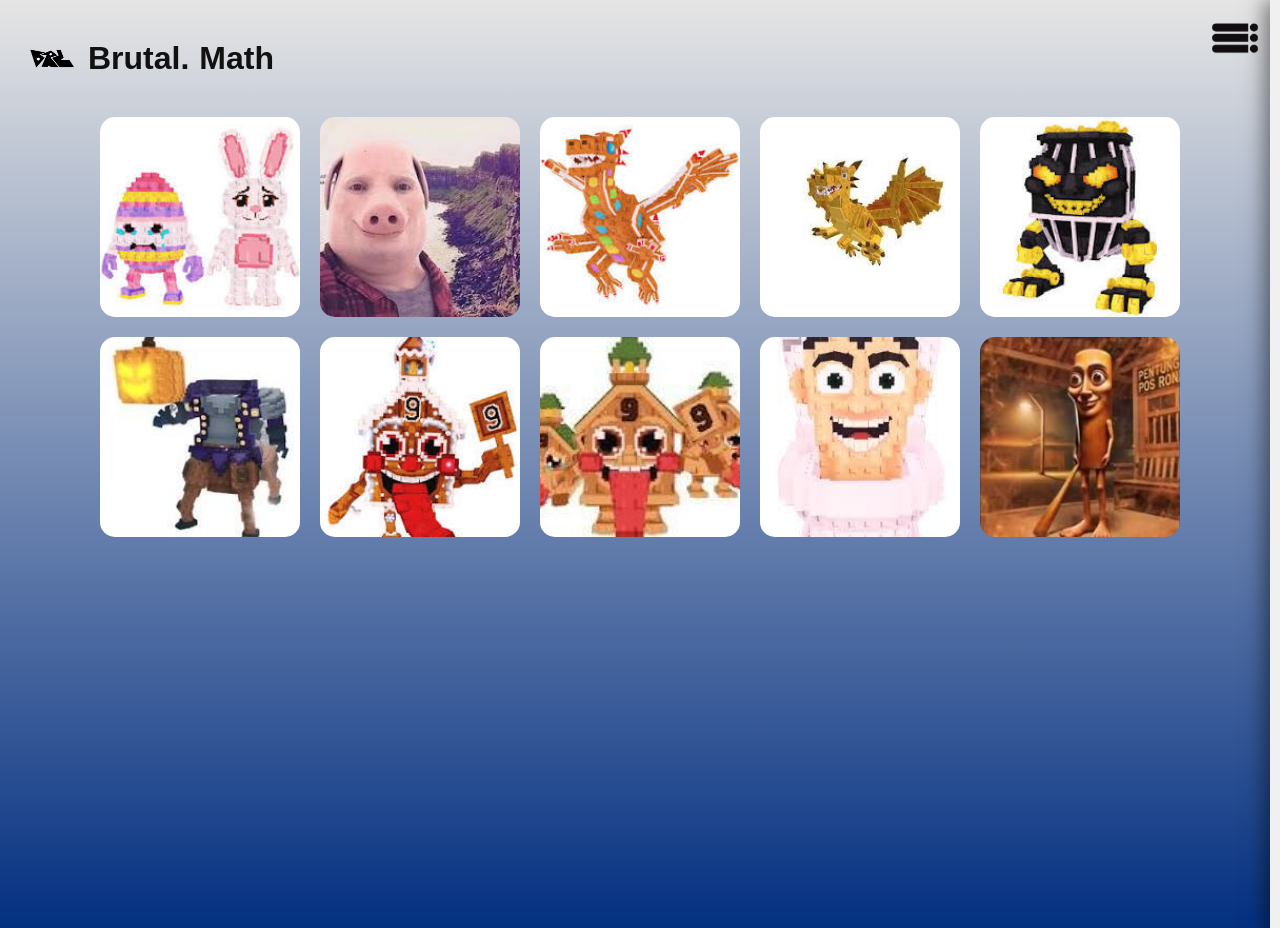
<file: brainrots.html>
<html lang="es">
<head>
    <meta charset="UTF-8">
    <title>Brutal Memes</title>
    <link rel="stylesheet" href="brainrots.css">
</head>
<body>

        <h1> 
            <a href="index.html">
                <img id="logo"
                src="indeximg/logonegro.png" alt="">
            </a>
            <a href="index.html">Brutal.</a>Math
        
        </h1>
    <!-- BOTÓN MENÚ -->
<img src="indeximg/menunegro.png" id="menu-btn" alt="menu">

<!-- OVERLAY -->
<div id="overlay" class="overlay"></div>

<!-- SIDEBAR -->
<div id="sidebar" class="sidebar">



    <h2>Explorar</h2>

    <a href="musicanew.html"> Música</a>
    <a href="memes.html"> Memes</a>
    <a href="matatenas.html">Calculadora</a>

    <hr>

    <div class="switch-container">
        <span>Modo oscuro</span>
        <label class="switch">
            <input type="checkbox" id="darkModeToggle">
            <span class="slider"></span>
        </label>
    </div>



</div>


    <div class="galeria">
        <div class="card">
            <img src="brainrots/img1.jpg" onclick="abrirModal(this)">
        </div>

        <div class="card">
            <img src="brainrots/img2.jpg" onclick="abrirModal(this)">
        </div>

        <div class="card">
            <img src="brainrots/img 3.jpg" onclick="abrirModal(this)">
        </div>
                <div class="card">
            <img src="brainrots/img4.jpg" onclick="abrirModal(this)">

        </div>
                <div class="card">
            <img src="brainrots/img5.jpg" onclick="abrirModal(this)">
        </div>
                <div class="card">
            <img src="brainrots/img6.jpg" onclick="abrirModal(this)">
        </div>
                <div class="card">
            <img src="brainrots/img7.jpg" onclick="abrirModal(this)">
        </div>
                <div class="card">
            <img src="brainrots/img8.jpg" onclick="abrirModal(this)">
        </div>
                <div class="card">
            <img src="brainrots/img9.jpg" onclick="abrirModal(this)">
        </div>
                <div class="card">
            <img src="brainrots/img10.jpg" onclick="abrirModal(this)">
        </div>

    </div>

    <!-- Modal -->
    <div id="modal" class="modal" onclick="cerrarModal()">
        <img id="imagenGrande">
    </div>

    <script src="brainrots.js"></script>
</body>
</html>
</file>
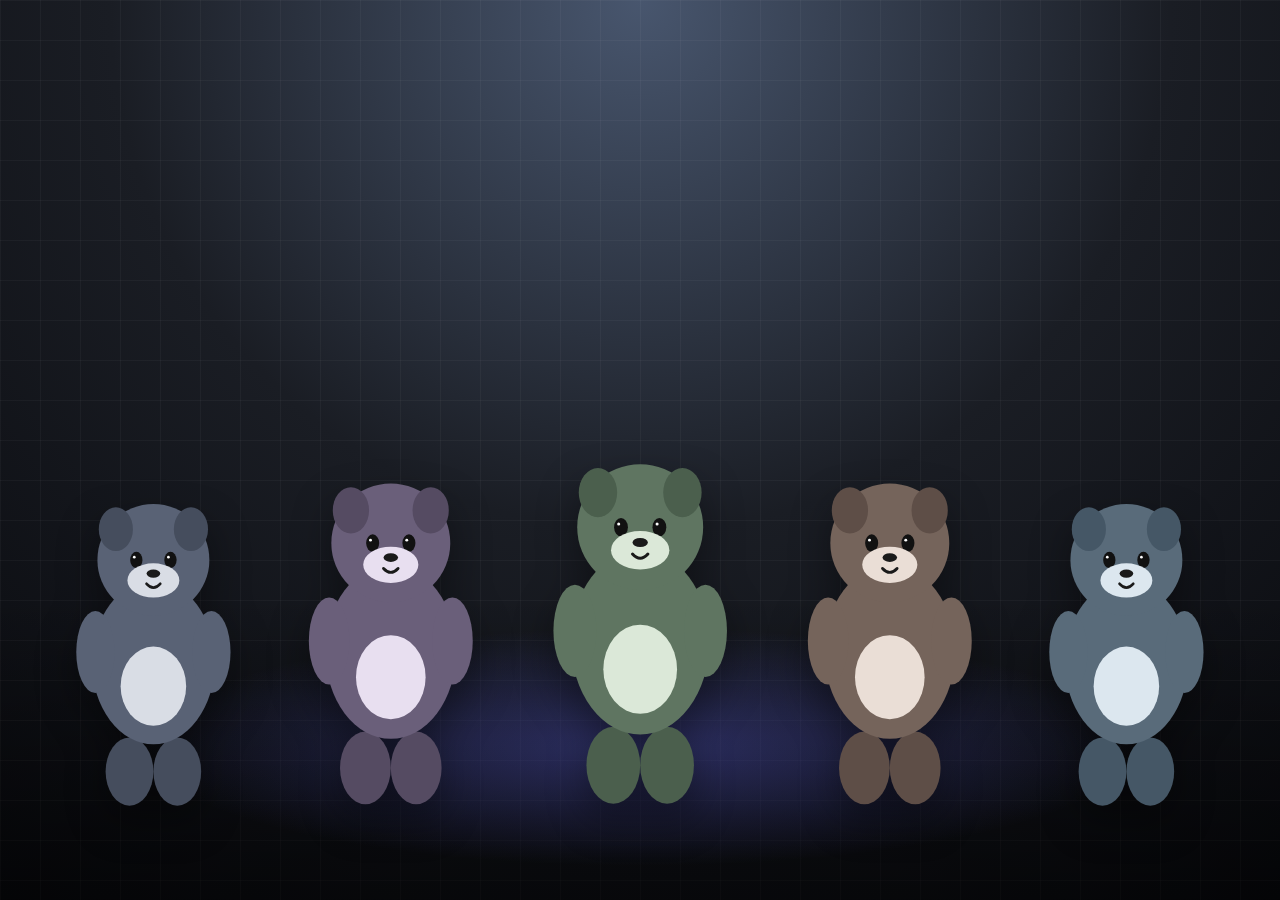
<file: easteregg.html>
<!DOCTYPE html>
<html lang="es">
<head>
<meta charset="UTF-8">
<meta name="viewport" content="width=device-width, initial-scale=1.0">

<title>5 Pebbles Bailando</title>

<style>
*{
    margin:0;
    padding:0;
    box-sizing:border-box;
}

body{
    overflow:hidden;
    height:100vh;
    background:
    radial-gradient(circle at top,#48566e,#1a1d24 48%,#08090d);
    font-family:Arial, sans-serif;
}

body::before{
    content:"";
    position:absolute;
    inset:0;
    background:
    linear-gradient(rgba(255,255,255,0.035) 1px,transparent 1px),
    linear-gradient(90deg,rgba(255,255,255,0.035) 1px,transparent 1px);
    background-size:40px 40px;
    animation:gridMove 10s linear infinite;
}

body::after{
    content:"";
    position:absolute;
    left:0;
    right:0;
    bottom:0;
    height:34vh;
    background:
    radial-gradient(ellipse at center,rgba(99,102,241,.35),transparent 55%),
    linear-gradient(to top,rgba(0,0,0,.5),transparent);
    pointer-events:none;
}

@keyframes gridMove{
    from{ transform:translateY(0); }
    to{ transform:translateY(40px); }
}

.stage{
    align-items:flex-end;
    display:flex;
    gap:clamp(10px,2vw,26px);
    height:100vh;
    justify-content:center;
    padding:0 22px 9vh;
    position:relative;
    z-index:2;
}

.pebble{
    filter:drop-shadow(0 18px 20px rgba(0,0,0,.38));
    transform-origin:50% 92%;
    width:clamp(118px,16vw,218px);
}

.dancer-card{
    align-items:flex-end;
    display:flex;
    justify-content:center;
    position:relative;
}

.dancer-card:nth-child(1) .pebble{
    --fur:#596275;
    --dark:#454d5d;
    --belly:#d9dde5;
    animation:danceOne 1s ease-in-out infinite;
}

.dancer-card:nth-child(2) .pebble{
    --fur:#6a5f7a;
    --dark:#554b62;
    --belly:#e8dff0;
    animation:danceTwo .92s ease-in-out infinite;
    width:clamp(130px,17vw,230px);
}

.dancer-card:nth-child(3) .pebble{
    --fur:#5f7561;
    --dark:#4b5f4d;
    --belly:#dbe8d8;
    animation:danceThree .86s ease-in-out infinite;
    width:clamp(145px,18vw,248px);
}

.dancer-card:nth-child(4) .pebble{
    --fur:#75645b;
    --dark:#5e4e47;
    --belly:#eaded6;
    animation:danceTwo .98s ease-in-out infinite reverse;
    width:clamp(130px,17vw,230px);
}

.dancer-card:nth-child(5) .pebble{
    --fur:#596b7a;
    --dark:#455766;
    --belly:#dce7ef;
    animation:danceOne .9s ease-in-out infinite reverse;
}

.pebble:nth-child(1){
    --fur:#596275;
    --dark:#454d5d;
    --belly:#d9dde5;
    animation:danceOne 1s ease-in-out infinite;
}

.pebble:nth-child(2){
    --fur:#6a5f7a;
    --dark:#554b62;
    --belly:#e8dff0;
    animation:danceTwo .92s ease-in-out infinite;
    width:clamp(130px,17vw,230px);
}

.pebble:nth-child(3){
    --fur:#5f7561;
    --dark:#4b5f4d;
    --belly:#dbe8d8;
    animation:danceThree .86s ease-in-out infinite;
    width:clamp(145px,18vw,248px);
}

.pebble:nth-child(4){
    --fur:#75645b;
    --dark:#5e4e47;
    --belly:#eaded6;
    animation:danceTwo .98s ease-in-out infinite reverse;
    width:clamp(130px,17vw,230px);
}

.pebble:nth-child(5){
    --fur:#596b7a;
    --dark:#455766;
    --belly:#dce7ef;
    animation:danceOne .9s ease-in-out infinite reverse;
}

.profile-card{
    align-items:center;
    background:rgba(9,10,15,.92);
    border:1px solid rgba(255,255,255,.22);
    border-radius:8px;
    box-shadow:0 18px 40px rgba(0,0,0,.45);
    color:white;
    display:flex;
    gap:10px;
    left:50%;
    min-width:230px;
    opacity:0;
    padding:10px;
    pointer-events:none;
    position:absolute;
    top:-105px;
    transform:translate(-50%,16px) scale(.96);
    transition:.22s ease;
    z-index:5;
}

.profile-card img{
    border-radius:8px;
    height:68px;
    object-fit:cover;
    width:68px;
}

.profile-card strong{
    display:block;
    font-size:13px;
    line-height:1.2;
}

.profile-card span{
    color:#cbd5e1;
    display:block;
    font-size:12px;
    margin-top:5px;
}

.dancer-card:hover .profile-card{
    opacity:1;
    transform:translate(-50%,0) scale(1);
}

.char-group{
    animation:bodyBounce .7s ease-in-out infinite;
}

.arm-left{
    transform-box:fill-box;
    transform-origin:70% 22%;
    animation:leftArm .7s ease-in-out infinite;
}

.arm-right{
    transform-box:fill-box;
    transform-origin:30% 22%;
    animation:rightArm .7s ease-in-out infinite;
}

.head{
    transform-box:fill-box;
    transform-origin:50% 58%;
    animation:headBob .9s ease-in-out infinite;
}

.pebble:nth-child(even) .char-group,
.pebble:nth-child(even) .arm-left,
.pebble:nth-child(even) .arm-right,
.pebble:nth-child(even) .head{
    animation-delay:-.25s;
}

@keyframes danceOne{
    0%,100%{ transform:translateY(0) rotate(-5deg); }
    50%{ transform:translateY(-24px) rotate(7deg); }
}

@keyframes danceTwo{
    0%,100%{ transform:translateY(-8px) rotate(6deg); }
    50%{ transform:translateY(-34px) rotate(-6deg); }
}

@keyframes danceThree{
    0%,100%{ transform:translateY(0) scale(1); }
    50%{ transform:translateY(-30px) scale(1.04); }
}

@keyframes bodyBounce{
    0%,100%{ transform:translateY(8px); }
    50%{ transform:translateY(-12px); }
}

@keyframes leftArm{
    0%,100%{ transform:rotate(24deg); }
    50%{ transform:rotate(-32deg); }
}

@keyframes rightArm{
    0%,100%{ transform:rotate(-24deg); }
    50%{ transform:rotate(32deg); }
}

@keyframes headBob{
    0%,100%{ transform:rotate(-5deg); }
    50%{ transform:rotate(6deg); }
}

.particle{
    position:absolute;
    width:6px;
    height:6px;
    border-radius:50%;
    background:white;
    opacity:.75;
    pointer-events:none;
    animation:float 4s linear forwards;
}

@keyframes float{
    0%{ transform:translateY(0) scale(1); opacity:1; }
    100%{ transform:translateY(-320px) scale(0); opacity:0; }
}

@media(max-width:760px){
    .stage{
        gap:4px;
        padding:0 8px 12vh;
    }

    .pebble{
        width:19vw;
    }
}
</style>
</head>

<body>

<main class="stage" aria-label="Cinco pebbles bailando">
    <svg class="pebble" viewBox="0 0 300 500" aria-hidden="true">
        <g class="char-group">
            <ellipse cx="115" cy="430" rx="35" ry="50" fill="var(--dark)"/>
            <ellipse cx="185" cy="430" rx="35" ry="50" fill="var(--dark)"/>
            <ellipse cx="150" cy="270" rx="90" ry="120" fill="var(--fur)"/>
            <ellipse cx="150" cy="305" rx="48" ry="58" fill="var(--belly)"/>
            <ellipse class="arm-left" cx="65" cy="255" rx="28" ry="60" fill="var(--fur)"/>
            <ellipse class="arm-right" cx="235" cy="255" rx="28" ry="60" fill="var(--fur)"/>
            <g class="head">
                <circle cx="150" cy="120" r="82" fill="var(--fur)"/>
                <ellipse cx="95" cy="75" rx="25" ry="32" fill="var(--dark)"/>
                <ellipse cx="205" cy="75" rx="25" ry="32" fill="var(--dark)"/>
                <ellipse cx="125" cy="120" rx="9" ry="12" fill="#111"/>
                <ellipse cx="175" cy="120" rx="9" ry="12" fill="#111"/>
                <circle cx="122" cy="116" r="2" fill="white"/>
                <circle cx="172" cy="116" r="2" fill="white"/>
                <ellipse cx="150" cy="150" rx="38" ry="25" fill="var(--belly)"/>
                <ellipse cx="150" cy="140" rx="10" ry="6" fill="#1a1a1a"/>
                <path d="M140 155 Q150 166 160 155" stroke="#1a1a1a" stroke-width="4" fill="none" stroke-linecap="round"/>
            </g>
        </g>
    </svg>

    <svg class="pebble" viewBox="0 0 300 500" aria-hidden="true">
        <g class="char-group">
            <ellipse cx="115" cy="430" rx="35" ry="50" fill="var(--dark)"/>
            <ellipse cx="185" cy="430" rx="35" ry="50" fill="var(--dark)"/>
            <ellipse cx="150" cy="270" rx="90" ry="120" fill="var(--fur)"/>
            <ellipse cx="150" cy="305" rx="48" ry="58" fill="var(--belly)"/>
            <ellipse class="arm-left" cx="65" cy="255" rx="28" ry="60" fill="var(--fur)"/>
            <ellipse class="arm-right" cx="235" cy="255" rx="28" ry="60" fill="var(--fur)"/>
            <g class="head">
                <circle cx="150" cy="120" r="82" fill="var(--fur)"/>
                <ellipse cx="95" cy="75" rx="25" ry="32" fill="var(--dark)"/>
                <ellipse cx="205" cy="75" rx="25" ry="32" fill="var(--dark)"/>
                <ellipse cx="125" cy="120" rx="9" ry="12" fill="#111"/>
                <ellipse cx="175" cy="120" rx="9" ry="12" fill="#111"/>
                <circle cx="122" cy="116" r="2" fill="white"/>
                <circle cx="172" cy="116" r="2" fill="white"/>
                <ellipse cx="150" cy="150" rx="38" ry="25" fill="var(--belly)"/>
                <ellipse cx="150" cy="140" rx="10" ry="6" fill="#1a1a1a"/>
                <path d="M140 155 Q150 166 160 155" stroke="#1a1a1a" stroke-width="4" fill="none" stroke-linecap="round"/>
            </g>
        </g>
    </svg>

    <svg class="pebble" viewBox="0 0 300 500" aria-hidden="true">
        <g class="char-group">
            <ellipse cx="115" cy="430" rx="35" ry="50" fill="var(--dark)"/>
            <ellipse cx="185" cy="430" rx="35" ry="50" fill="var(--dark)"/>
            <ellipse cx="150" cy="270" rx="90" ry="120" fill="var(--fur)"/>
            <ellipse cx="150" cy="305" rx="48" ry="58" fill="var(--belly)"/>
            <ellipse class="arm-left" cx="65" cy="255" rx="28" ry="60" fill="var(--fur)"/>
            <ellipse class="arm-right" cx="235" cy="255" rx="28" ry="60" fill="var(--fur)"/>
            <g class="head">
                <circle cx="150" cy="120" r="82" fill="var(--fur)"/>
                <ellipse cx="95" cy="75" rx="25" ry="32" fill="var(--dark)"/>
                <ellipse cx="205" cy="75" rx="25" ry="32" fill="var(--dark)"/>
                <ellipse cx="125" cy="120" rx="9" ry="12" fill="#111"/>
                <ellipse cx="175" cy="120" rx="9" ry="12" fill="#111"/>
                <circle cx="122" cy="116" r="2" fill="white"/>
                <circle cx="172" cy="116" r="2" fill="white"/>
                <ellipse cx="150" cy="150" rx="38" ry="25" fill="var(--belly)"/>
                <ellipse cx="150" cy="140" rx="10" ry="6" fill="#1a1a1a"/>
                <path d="M140 155 Q150 166 160 155" stroke="#1a1a1a" stroke-width="4" fill="none" stroke-linecap="round"/>
            </g>
        </g>
    </svg>

    <svg class="pebble" viewBox="0 0 300 500" aria-hidden="true">
        <g class="char-group">
            <ellipse cx="115" cy="430" rx="35" ry="50" fill="var(--dark)"/>
            <ellipse cx="185" cy="430" rx="35" ry="50" fill="var(--dark)"/>
            <ellipse cx="150" cy="270" rx="90" ry="120" fill="var(--fur)"/>
            <ellipse cx="150" cy="305" rx="48" ry="58" fill="var(--belly)"/>
            <ellipse class="arm-left" cx="65" cy="255" rx="28" ry="60" fill="var(--fur)"/>
            <ellipse class="arm-right" cx="235" cy="255" rx="28" ry="60" fill="var(--fur)"/>
            <g class="head">
                <circle cx="150" cy="120" r="82" fill="var(--fur)"/>
                <ellipse cx="95" cy="75" rx="25" ry="32" fill="var(--dark)"/>
                <ellipse cx="205" cy="75" rx="25" ry="32" fill="var(--dark)"/>
                <ellipse cx="125" cy="120" rx="9" ry="12" fill="#111"/>
                <ellipse cx="175" cy="120" rx="9" ry="12" fill="#111"/>
                <circle cx="122" cy="116" r="2" fill="white"/>
                <circle cx="172" cy="116" r="2" fill="white"/>
                <ellipse cx="150" cy="150" rx="38" ry="25" fill="var(--belly)"/>
                <ellipse cx="150" cy="140" rx="10" ry="6" fill="#1a1a1a"/>
                <path d="M140 155 Q150 166 160 155" stroke="#1a1a1a" stroke-width="4" fill="none" stroke-linecap="round"/>
            </g>
        </g>
    </svg>

    <svg class="pebble" viewBox="0 0 300 500" aria-hidden="true">
        <g class="char-group">
            <ellipse cx="115" cy="430" rx="35" ry="50" fill="var(--dark)"/>
            <ellipse cx="185" cy="430" rx="35" ry="50" fill="var(--dark)"/>
            <ellipse cx="150" cy="270" rx="90" ry="120" fill="var(--fur)"/>
            <ellipse cx="150" cy="305" rx="48" ry="58" fill="var(--belly)"/>
            <ellipse class="arm-left" cx="65" cy="255" rx="28" ry="60" fill="var(--fur)"/>
            <ellipse class="arm-right" cx="235" cy="255" rx="28" ry="60" fill="var(--fur)"/>
            <g class="head">
                <circle cx="150" cy="120" r="82" fill="var(--fur)"/>
                <ellipse cx="95" cy="75" rx="25" ry="32" fill="var(--dark)"/>
                <ellipse cx="205" cy="75" rx="25" ry="32" fill="var(--dark)"/>
                <ellipse cx="125" cy="120" rx="9" ry="12" fill="#111"/>
                <ellipse cx="175" cy="120" rx="9" ry="12" fill="#111"/>
                <circle cx="122" cy="116" r="2" fill="white"/>
                <circle cx="172" cy="116" r="2" fill="white"/>
                <ellipse cx="150" cy="150" rx="38" ry="25" fill="var(--belly)"/>
                <ellipse cx="150" cy="140" rx="10" ry="6" fill="#1a1a1a"/>
                <path d="M140 155 Q150 166 160 155" stroke="#1a1a1a" stroke-width="4" fill="none" stroke-linecap="round"/>
            </g>
        </g>
    </svg>
</main>

<script>
const colaboradores = [
    {
        foto: "indeximg/img2.png",
        nombre: "Cristofer David Acosta Martinez",
        matricula: "23040186"
    },
    {
        foto: "indeximg/img5.png",
        nombre: "Ian Eduardo Luna Ibarra",
        matricula: "23040577"
    },
    {
        foto: "indeximg/img3.png",
        nombre: "Hernando Calderon Serna",
        matricula: "23040096"
    },
    {
        foto: "indeximg/img1.png",
        nombre: "David Alejandro Lara Castro",
        matricula: "23040106"
    },
    {
        foto: "indeximg/img6.png",
        nombre: "Sebastian Legarda Valenzuela",
        matricula: "23040107"
    }
];

document.querySelectorAll(".stage > .pebble").forEach((pebble, index) => {
    const colaborador = colaboradores[index];
    const card = document.createElement("div");

    card.className = "dancer-card";
    pebble.parentNode.insertBefore(card, pebble);
    card.appendChild(pebble);

    card.insertAdjacentHTML("beforeend", `
        <div class="profile-card">
            <img src="${colaborador.foto}" alt="${colaborador.nombre}">
            <div>
                <strong>${colaborador.nombre}</strong>
                <span>Matricula: ${colaborador.matricula}</span>
            </div>
        </div>
    `);
});

function createParticle(){
    if(Math.random() < 0.22){
        const p = document.createElement("div");
        const colors = ["#ffffff","#93c5fd","#c4b5fd","#f9a8d4","#bbf7d0"];

        p.className = "particle";
        p.style.left = Math.random() * innerWidth + "px";
        p.style.top = innerHeight + "px";
        p.style.background = colors[Math.floor(Math.random() * colors.length)];

        document.body.appendChild(p);

        setTimeout(() => {
            p.remove();
        }, 4000);
    }
}

setInterval(createParticle, 55);
</script>

</body>
</html>
</file>
<file: brainrots.css>
:root {
    --bg-main: linear-gradient(to bottom,#e5e5e5,#043081);
    --text-color: #111;
    --card-bg: #ffffff;
    --sidebar-bg: #f0f0f0;
    --button-bg: #e0e0e0;

}


h1{
align-items: center;
display: flex;
gap: 10px;

}
h1 img{

    width: 50px;
}
h1 a {
    color: inherit;        
    text-decoration: none; 
    font-weight: bold;
}

h1 a:hover {
    text-decoration: underline;
    opacity: 0.8;
}
body {
    background: var(--bg-main);
    color:var(--text-color);
    font-family: Arial;
    min-height: 100vh; 
    background-repeat: no-repeat; 

}

body.dark {
    --bg-main: linear-gradient(to bottom,#121212,#041638);
    --text-color: #ffffff;
    --card-bg: #111;
    --sidebar-bg: #111;
    --button-bg: #222;

}

/* BOTÓN */
#menu-btn {
    position: fixed;
    top: 20px;
    right: 20px;
    width: 50px;
    cursor: pointer;
    z-index: 1002;
}

/* OVERLAY */
.overlay {
    position: fixed;
    top: 0;
    left: 0;
    width: 100%;
    height: 100%;
    background: rgba(0,0,0,0.6);
    opacity: 0;
    pointer-events: none;
    transition: opacity 0.3s ease;
    z-index: 999;
}

.overlay.active {
    opacity: 1;
    pointer-events: all;
    backdrop-filter: blur(2px);
}

/* SIDEBAR */
.sidebar {
    position: fixed;
    top: 0;
    right: -290px;
    width: 260px;
    height: 100%;
    background: var(--sidebar-bg);
    padding: 20px;
    transition: right 0.3s ease;
    z-index: 1000;
    display: flex;
    flex-direction: column;
    box-shadow: -5px 0 20px rgba(0,0,0,0.5);
}

.sidebar.active {
    right: 0;
}

.sidebar h2 {
    color: var(--text-color);
}

.sidebar a {
    color: var(--text-color);
    padding: 10px;
    text-decoration: none;
    border-radius: 8px;
    margin: 5px 0;
}

.sidebar a:hover {
    background: #333;
}

.sidebar hr {
    border: 1px solid #333;
    margin: 15px 0;
}

/* SWITCH */
.switch-container {
    display: flex;
    justify-content: space-between;
    align-items: center;
    color: var(--text-color);
}

.switch {
    width: 50px;
    height: 25px;
    position: relative;
}

.switch input {
    display: none;
}

.slider {
    position: absolute;
    background: gray;
    border-radius: 20px;
    width: 100%;
    height: 100%;
}

.slider::before {
    content: "";
    width: 20px;
    height: 20px;
    background: var(--text-color);
    position: absolute;
    top: 2px;
    left: 3px;
    border-radius: 50%;
    transition: 0.3s;
}

input:checked + .slider {
    background: green;
}

input:checked + .slider::before {
    transform: translateX(25px);
}

h1 {
    margin: 20px;
}

.galeria {
    display: flex;
    flex-wrap: wrap;
    justify-content: center;
    gap: 20px;
}

.card {
    background: var(--card-bg);
    border-radius: 15px;
    overflow: hidden;
    width: 200px;
    aspect-ratio: 1 / 1; /* 👈 clave */
    transition: 0.3s;
    cursor: pointer;
}

.card:hover {
    transform: scale(1.1);
}

.card img {
    width: 100%;
    height: 100%;
    object-fit: cover;
    display: block; 
}

/* Modal */
.modal {
    display: none;
    position: fixed;
    top: 0;
    left: 0;
    width: 100%;
    height: 100%;
    background: rgba(0,0,0,0.9);
    justify-content: center;
    align-items: center;
}

.modal img {
    max-width: 90%;
    max-height: 90%;
}
</file>
